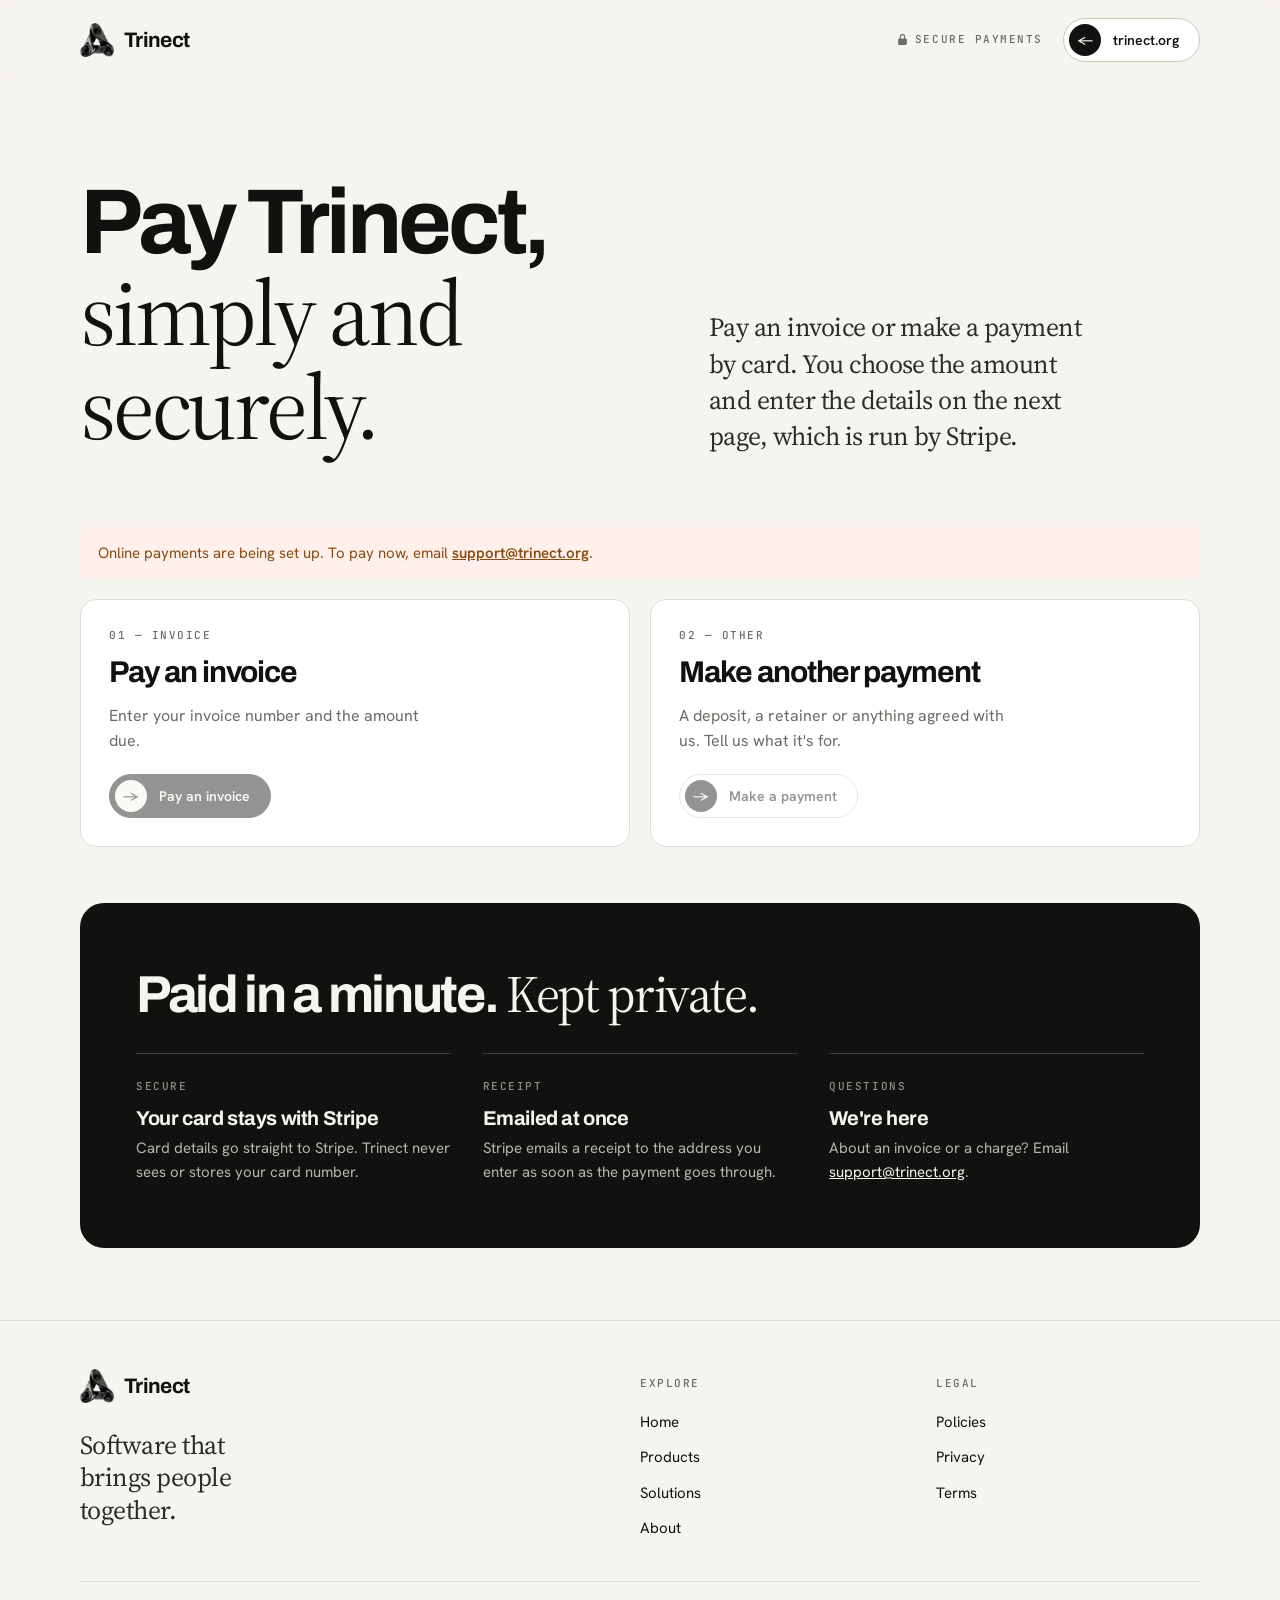
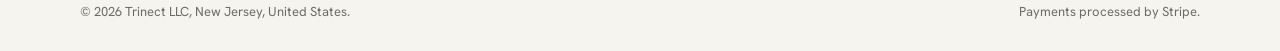
<file: docs/index.html>
<!doctype html>
<html lang="en">
<head>
<meta charset="utf-8">
<meta name="viewport" content="width=device-width, initial-scale=1">
<title>Pay Trinect</title>
<meta name="description" content="Pay a Trinect LLC invoice or make a payment securely online. Card payments are processed by Stripe.">
<meta name="robots" content="noindex">
<meta name="theme-color" content="#f6f4ef">
<link rel="icon" href="brand/icon-64.png" type="image/png">
<link rel="preconnect" href="https://fonts.googleapis.com">
<link rel="preconnect" href="https://fonts.gstatic.com" crossorigin>
<link href="https://fonts.googleapis.com/css2?family=Archivo:wght@700&family=Hanken+Grotesk:wght@400;500;600&family=JetBrains+Mono:wght@500&family=Source+Serif+4:opsz,wght@8..60,400&display=swap" rel="stylesheet">
<link rel="stylesheet" href="style.css">
</head>
<body>
<header class="top">
  <div class="wrap top-in">
    <a class="brand" href="https://www.trinect.org/"><img src="brand/trinect-mark-96.png" alt="" width="34" height="34">Trinect</a>
    <div class="top-right">
      <span class="secure label"><svg viewBox="0 0 24 24" width="13" height="13" aria-hidden="true"><path fill="currentColor" d="M12 2a5 5 0 0 0-5 5v3H6a2 2 0 0 0-2 2v8a2 2 0 0 0 2 2h12a2 2 0 0 0 2-2v-8a2 2 0 0 0-2-2h-1V7a5 5 0 0 0-5-5Zm-3 8V7a3 3 0 1 1 6 0v3H9Z"/></svg>Secure payments</span>
      <a class="pill" href="https://www.trinect.org/"><span class="arr" aria-hidden="true">←</span>trinect.org</a>
    </div>
  </div>
</header>

<main class="wrap">
  <section class="hero">
    <h1>Pay Trinect,<span class="serif">simply and securely.</span></h1>
    <p class="lead">Pay an invoice or make a payment by card. You choose the amount and enter the details on the next page, which is run by Stripe.</p>
  </section>

  <div id="notice" class="notice" hidden role="status"></div>

  <section class="options" aria-label="Payment options">
    <a class="option" id="optInvoice" data-kind="invoice">
      <span class="label">01 — Invoice</span>
      <h2>Pay an invoice</h2>
      <p>Enter your invoice number and the amount due.</p>
      <span class="pill dark"><span class="arr" aria-hidden="true">→</span>Pay an invoice</span>
    </a>
    <a class="option" id="optOther" data-kind="other">
      <span class="label">02 — Other</span>
      <h2>Make another payment</h2>
      <p>A deposit, a retainer or anything agreed with us. Tell us what it's for.</p>
      <span class="pill"><span class="arr" aria-hidden="true">→</span>Make a payment</span>
    </a>
  </section>

  <section class="panel" aria-label="How payments work">
    <h2><b>Paid in a minute.</b> Kept private.</h2>
    <div class="facts">
      <div><span class="label">Secure</span><h3>Your card stays with Stripe</h3><p>Card details go straight to Stripe. Trinect never sees or stores your card number.</p></div>
      <div><span class="label">Receipt</span><h3>Emailed at once</h3><p>Stripe emails a receipt to the address you enter as soon as the payment goes through.</p></div>
      <div><span class="label">Questions</span><h3>We're here</h3><p>About an invoice or a charge? Email <a href="mailto:support@trinect.org">support@trinect.org</a>.</p></div>
    </div>
  </section>
</main>

<footer class="foot">
  <div class="wrap">
    <div class="foot-grid">
      <div>
        <a class="brand" href="https://www.trinect.org/"><img src="brand/trinect-mark-96.png" alt="" width="34" height="34">Trinect</a>
        <p class="tag">Software that brings people together.</p>
      </div>
      <div><span class="label">Explore</span>
        <ul><li><a href="https://www.trinect.org/">Home</a></li><li><a href="https://www.trinect.org/products">Products</a></li>
          <li><a href="https://www.trinect.org/solutions">Solutions</a></li><li><a href="https://www.trinect.org/about">About</a></li></ul></div>
      <div><span class="label">Legal</span>
        <ul><li><a href="https://www.trinect.org/policies">Policies</a></li><li><a href="https://www.trinect.org/privacy">Privacy</a></li>
          <li><a href="https://www.trinect.org/terms">Terms</a></li></ul></div>
    </div>
    <div class="foot-bottom"><span>© <span id="year"></span> Trinect LLC, New Jersey, United States.</span><span>Payments processed by Stripe.</span></div>
  </div>
</footer>

<script>
  document.getElementById('year').textContent = new Date().getFullYear();
  // links.json is written by setup/create-links.mjs: the public Stripe Payment Link for each option.
  // Until it has links, the options stay off and the page says so.
  fetch('links.json', { cache: 'no-store' }).then((r) => (r.ok ? r.json() : {})).catch(() => ({})).then((links) => {
    let ready = 0;
    document.querySelectorAll('.option').forEach((a) => {
      const url = links[a.dataset.kind];
      if (typeof url === 'string' && /^https:\/\/(buy|checkout)\.stripe\.com\//.test(url)) {
        a.href = url;
        ready += 1;
      } else {
        a.removeAttribute('href');
        a.setAttribute('aria-disabled', 'true');
      }
    });
    if (!ready) {
      const n = document.getElementById('notice');
      n.innerHTML = 'Online payments are being set up. To pay now, email <a href="mailto:support@trinect.org">support@trinect.org</a>.';
      n.hidden = false;
    }
  });
</script>
</body>
</html>
</file>
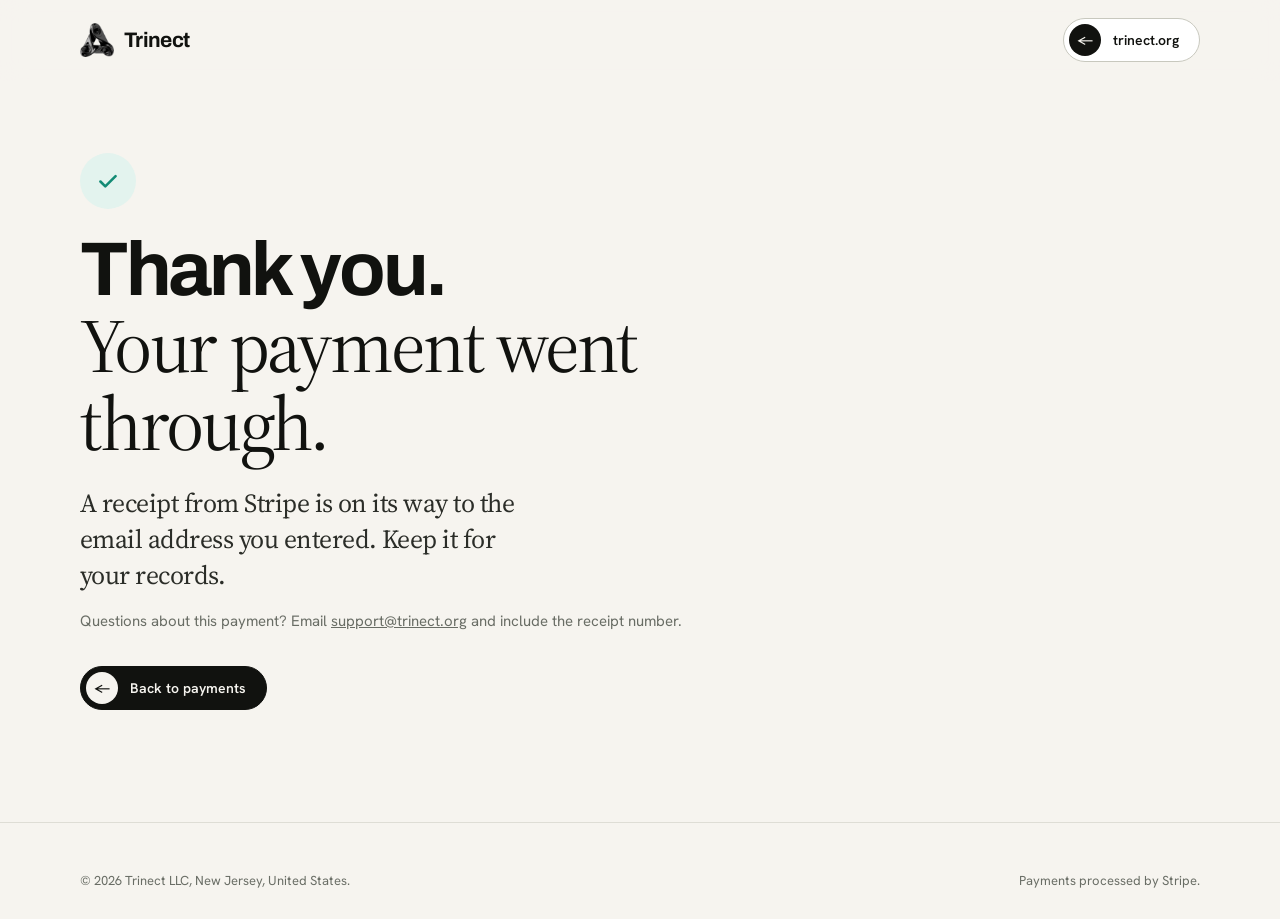
<file: docs/thanks.html>
<!doctype html>
<html lang="en">
<head>
<meta charset="utf-8">
<meta name="viewport" content="width=device-width, initial-scale=1">
<title>Payment received</title>
<meta name="robots" content="noindex">
<meta name="theme-color" content="#f6f4ef">
<link rel="icon" href="brand/icon-64.png" type="image/png">
<link rel="preconnect" href="https://fonts.googleapis.com">
<link rel="preconnect" href="https://fonts.gstatic.com" crossorigin>
<link href="https://fonts.googleapis.com/css2?family=Archivo:wght@700&family=Hanken+Grotesk:wght@400;500;600&family=JetBrains+Mono:wght@500&family=Source+Serif+4:opsz,wght@8..60,400&display=swap" rel="stylesheet">
<link rel="stylesheet" href="style.css">
</head>
<body>
<header class="top">
  <div class="wrap top-in">
    <a class="brand" href="https://www.trinect.org/"><img src="brand/trinect-mark-96.png" alt="" width="34" height="34">Trinect</a>
    <a class="pill" href="https://www.trinect.org/"><span class="arr" aria-hidden="true">←</span>trinect.org</a>
  </div>
</header>
<main class="wrap">
  <section class="done">
    <span class="tick" aria-hidden="true"><svg viewBox="0 0 24 24" width="26" height="26"><path fill="none" stroke="currentColor" stroke-width="2.4" stroke-linecap="round" stroke-linejoin="round" d="m5 12.5 4.5 4.5L19 7.5"/></svg></span>
    <h1>Thank you.<span class="serif">Your payment went through.</span></h1>
    <p class="lead">A receipt from Stripe is on its way to the email address you entered. Keep it for your records.</p>
    <p class="small">Questions about this payment? Email <a href="mailto:support@trinect.org">support@trinect.org</a> and include the receipt number.</p>
    <a class="pill dark" href="./"><span class="arr" aria-hidden="true">←</span>Back to payments</a>
  </section>
</main>
<footer class="foot">
  <div class="wrap"><div class="foot-bottom" style="margin-top:0;border-top:0;padding-top:0"><span>© <span id="year"></span> Trinect LLC, New Jersey, United States.</span><span>Payments processed by Stripe.</span></div></div>
</footer>
<script>document.getElementById('year').textContent = new Date().getFullYear();</script>
</body>
</html>
</file>
<file: docs/style.css>
/* Trinect's look (trinect.org): warm paper, near-black ink, Archivo display type that turns to Source
   Serif, Hanken Grotesk for text, JetBrains Mono labels, hairline borders and pill buttons. */
:root {
  --paper: #f6f4ef;
  --paper-2: #eeece5;
  --card: #ffffff;
  --ink: #11120f;
  --ink-2: #2b2d28;
  --muted: #696d65;
  --muted-2: #8d9189;
  --line: #deddd5;
  --line-strong: #c8c8be;
  --signal: #6657d9;
  --signal-soft: #efedff;
  --ok: #138b75;
  --ok-soft: #e3f3ee;
  --warn: #8a4b12;
  --warn-soft: #fff0eb;
  --display: "Archivo", "Hanken Grotesk", ui-sans-serif, system-ui, sans-serif;
  --sans: "Hanken Grotesk", ui-sans-serif, system-ui, -apple-system, "Segoe UI", sans-serif;
  --serif: "Source Serif 4", ui-serif, Georgia, serif;
  --mono: "JetBrains Mono", ui-monospace, "SF Mono", Menlo, monospace;
  --ease: cubic-bezier(.22, 1, .36, 1);
  color-scheme: light;
}

* { box-sizing: border-box; }
html { -webkit-text-size-adjust: 100%; }
body {
  margin: 0; background: var(--paper); color: var(--ink);
  font: 16px/1.6 var(--sans);
  min-height: 100vh; display: flex; flex-direction: column;
  -webkit-font-smoothing: antialiased;
}
a { color: inherit; }
.wrap { width: 100%; max-width: 1200px; margin: 0 auto; padding: 0 16px; }
@media (min-width: 720px) { .wrap { padding: 0 40px; } }
.label { font: 500 11px/1.4 var(--mono); letter-spacing: .14em; text-transform: uppercase; color: var(--muted); }

/* Header */
.top { position: sticky; top: 0; z-index: 5; background: rgba(246, 244, 239, .92); backdrop-filter: blur(12px); border-bottom: 1px solid transparent; }
.top-in { display: flex; align-items: center; justify-content: space-between; gap: 16px; height: 80px; }
.brand { display: inline-flex; align-items: center; gap: 10px; text-decoration: none; font: 700 21px/1 var(--display); letter-spacing: -.03em; }
.brand img { width: 34px; height: 34px; }
.top-right { display: flex; align-items: center; gap: 20px; }
.secure { display: inline-flex; align-items: center; gap: 6px; }
@media (max-width: 560px) { .secure { display: none; } .top-in { height: 68px; } }

/* Pill button with the black arrow circle, as on trinect.org */
.pill {
  display: inline-flex; align-items: center; gap: 12px; height: 44px; padding: 0 20px 0 5px;
  border: 1px solid var(--line-strong); border-radius: 999px; background: var(--card);
  font: 600 14px/1 var(--sans); color: var(--ink); text-decoration: none; white-space: nowrap;
  transition: border-color .2s var(--ease), transform .2s var(--ease);
}
.pill .arr { width: 32px; height: 32px; border-radius: 50%; display: grid; place-items: center; background: var(--ink); color: var(--paper); transition: transform .25s var(--ease); }
.pill:hover, .pill:focus-visible { border-color: var(--ink); outline: none; }
.pill:hover .arr, .pill:focus-visible .arr { transform: translateX(3px); }
.pill.dark { background: var(--ink); color: var(--paper); border-color: var(--ink); }
.pill.dark .arr { background: var(--paper); color: var(--ink); }

/* Hero */
main { flex: 1; }
.hero { display: grid; gap: 28px; padding: 56px 0 48px; align-items: end; }
@media (min-width: 900px) { .hero { grid-template-columns: 1.15fr 1fr; gap: 64px; padding: 96px 0 72px; } }
h1 { margin: 0; font: 700 clamp(44px, 8vw, 92px)/.98 var(--display); letter-spacing: -.045em; }
h1 .serif { display: block; font: 400 1em/1.02 var(--serif); letter-spacing: -.035em; }
.lead { margin: 0; font: 400 clamp(20px, 2.2vw, 26px)/1.4 var(--serif); letter-spacing: -.02em; color: var(--ink-2); max-width: 30ch; }

.notice { margin: 0 0 20px; padding: 14px 18px; border-radius: 12px; background: var(--warn-soft); color: var(--warn); font-size: 15px; }
.notice a { font-weight: 600; }

/* Payment options */
.options { display: grid; gap: 16px; }
@media (min-width: 820px) { .options { grid-template-columns: 1fr 1fr; gap: 20px; } }
.option {
  display: flex; flex-direction: column; gap: 14px; padding: 28px; border-radius: 16px;
  background: var(--card); border: 1px solid var(--line); text-decoration: none; color: var(--ink);
  transition: border-color .2s var(--ease), transform .25s var(--ease), box-shadow .25s var(--ease);
}
.option[href]:hover, .option[href]:focus-visible { border-color: var(--ink); transform: translateY(-2px); box-shadow: 0 18px 40px -24px rgba(17, 18, 15, .35); outline: none; }
.option:not([href]) { cursor: not-allowed; }
.option:not([href]) .pill { opacity: .45; }
.option h2 { margin: 0; font: 700 30px/1.05 var(--display); letter-spacing: -.035em; }
.option p { margin: 0; color: var(--muted); font-size: 16px; max-width: 38ch; }
.option .pill { align-self: flex-start; margin-top: 6px; }
.option .pill:hover { border-color: var(--line-strong); }

/* The black panel */
.panel { margin: 56px 0 0; padding: 40px 28px; border-radius: 24px; background: var(--ink); color: var(--paper); }
@media (min-width: 720px) { .panel { padding: 64px 56px; } }
.panel h2 { margin: 0 0 32px; font: 400 clamp(30px, 4.4vw, 52px)/1.05 var(--serif); letter-spacing: -.035em; }
.panel h2 b { font: 700 1em/1 var(--display); letter-spacing: -.045em; }
.facts { display: grid; gap: 24px; }
@media (min-width: 820px) { .facts { grid-template-columns: repeat(3, 1fr); gap: 32px; } }
.facts > div { border-top: 1px solid rgba(246, 244, 239, .2); padding-top: 18px; }
.facts .label { color: rgba(246, 244, 239, .55); }
.facts h3 { margin: 8px 0 6px; font: 700 20px/1.2 var(--display); letter-spacing: -.02em; }
.facts p { margin: 0; color: rgba(246, 244, 239, .72); font-size: 15px; }
.facts a { color: var(--paper); }

/* Thank-you page */
.done { padding: 72px 0 40px; max-width: 760px; }
.tick { display: inline-grid; place-items: center; width: 56px; height: 56px; border-radius: 50%; background: var(--ok-soft); color: var(--ok); margin-bottom: 24px; }
.done h1 { font-size: clamp(40px, 7vw, 76px); }
.done .lead { margin: 22px 0 14px; max-width: 34ch; }
.small { font-size: 15px; color: var(--muted); }
.done .pill { margin-top: 18px; }

/* Footer */
.foot { margin-top: 72px; border-top: 1px solid var(--line); padding: 48px 0 28px; }
.foot-grid { display: grid; gap: 32px; }
@media (min-width: 820px) { .foot-grid { grid-template-columns: 2fr 1fr 1fr; } }
.foot .tag { margin: 18px 0 0; font: 400 26px/1.25 var(--serif); letter-spacing: -.02em; color: var(--ink-2); max-width: 16ch; }
.foot ul { list-style: none; margin: 14px 0 0; padding: 0; display: grid; gap: 10px; }
.foot ul a { text-decoration: none; font-size: 15px; }
.foot ul a:hover { text-decoration: underline; }
.foot-bottom { margin-top: 40px; padding-top: 20px; border-top: 1px solid var(--line); display: flex; flex-wrap: wrap; gap: 8px 24px; justify-content: space-between; font-size: 13px; color: var(--muted); }

@media (prefers-reduced-motion: reduce) { .pill, .pill .arr, .option { transition: none; } }
</file>
